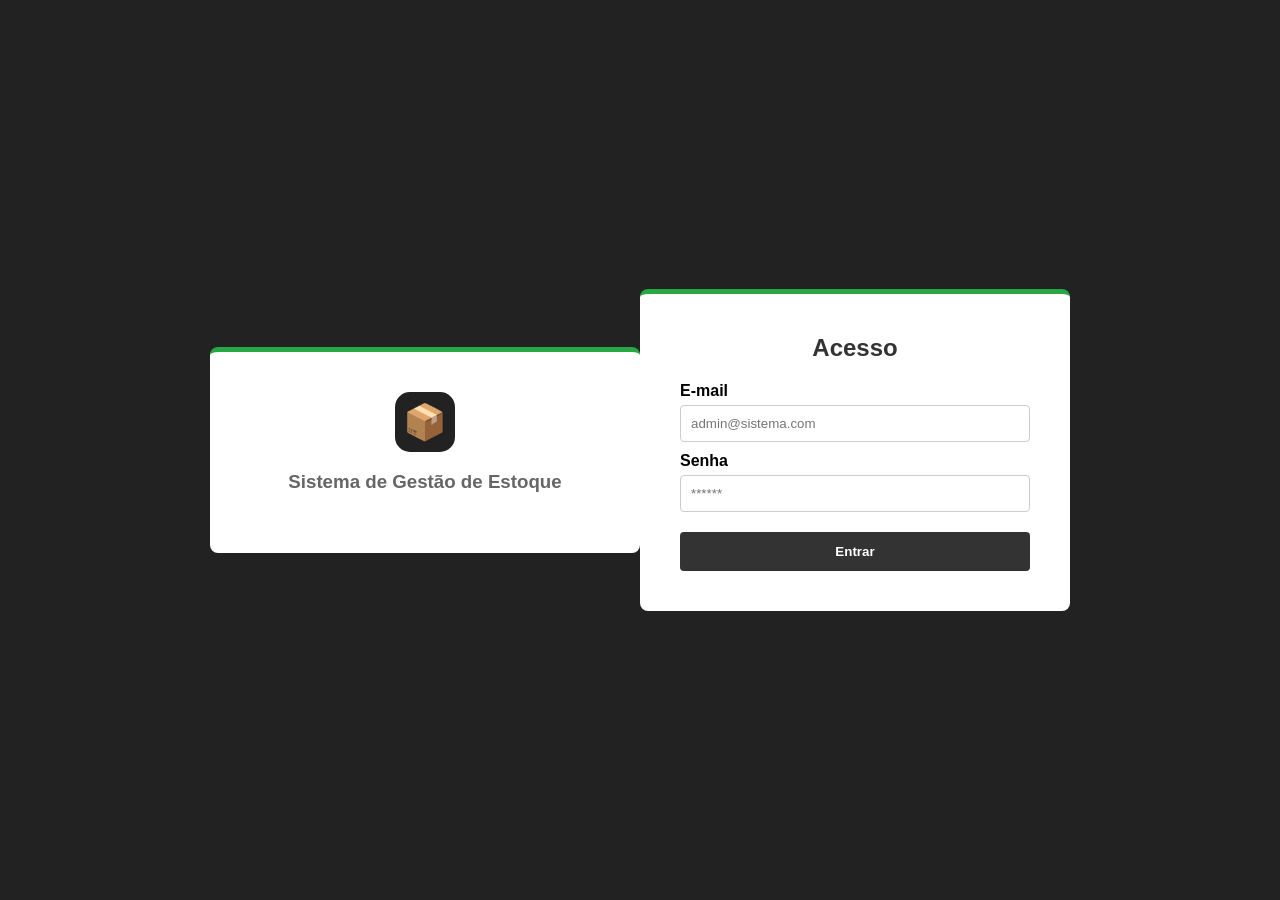
<file: index.html>
<!DOCTYPE html>
<html lang="pt-BR">
<head>
    <div class="card" style="text-align: center;">
    <div style="background: #222; width: 60px; height: 60px; border-radius: 15px; display: flex; align-items: center; justify-content: center; font-size: 35px; margin: 0 auto 15px auto;">
        📦
    </div>
    <h3 style="color: #666; margin-bottom: 20px;">Sistema de Gestão de Estoque</h3>
    
    </div>
    <meta charset="UTF-8">
    <title>Login - Gestão de Estoque</title>
    <style>
        body { font-family: Arial; background: #222; display: flex; justify-content: center; align-items: center; height: 100vh; margin: 0; }
        .card { background: white; padding: 40px; border-radius: 8px; width: 350px; border-top: 5px solid #28a745; }
        h2 { text-align: center; color: #333; margin-top: 0; }
        label { display: block; font-weight: bold; margin: 10px 0 5px; }
        input { width: 100%; padding: 10px; border: 1px solid #ccc; border-radius: 4px; box-sizing: border-box; }
        .btn-entrar { width: 100%; padding: 12px; background: #333; color: white; border: none; border-radius: 4px; margin-top: 20px; cursor: pointer; font-weight: bold; }
        .error { color: red; font-size: 0.8rem; text-align: center; display: none; margin-top: 10px; }
    </style>
</head>
<body>
    <div class="card">
        <h2>Acesso</h2>
        <label>E-mail</label>
        <input type="email" id="email" placeholder="admin@sistema.com">
        <label>Senha</label>
        <input type="password" id="pass" placeholder="******">
        <div id="error" class="error">Dados incorretos!</div>
        <button class="btn-entrar" onclick="logar()">Entrar</button>
    </div>

    <script>
        function logar() {
            const e = document.getElementById('email').value;
            const p = document.getElementById('pass').value;
            if(e === "admin@sistema.com" && p === "123456") {
                localStorage.setItem('auth', 'true');
                window.location.href = 'dashboard.html';
            } else {
                document.getElementById('error').style.display = 'block';
            }
        }
    </script>
</body>
</html>
</file>
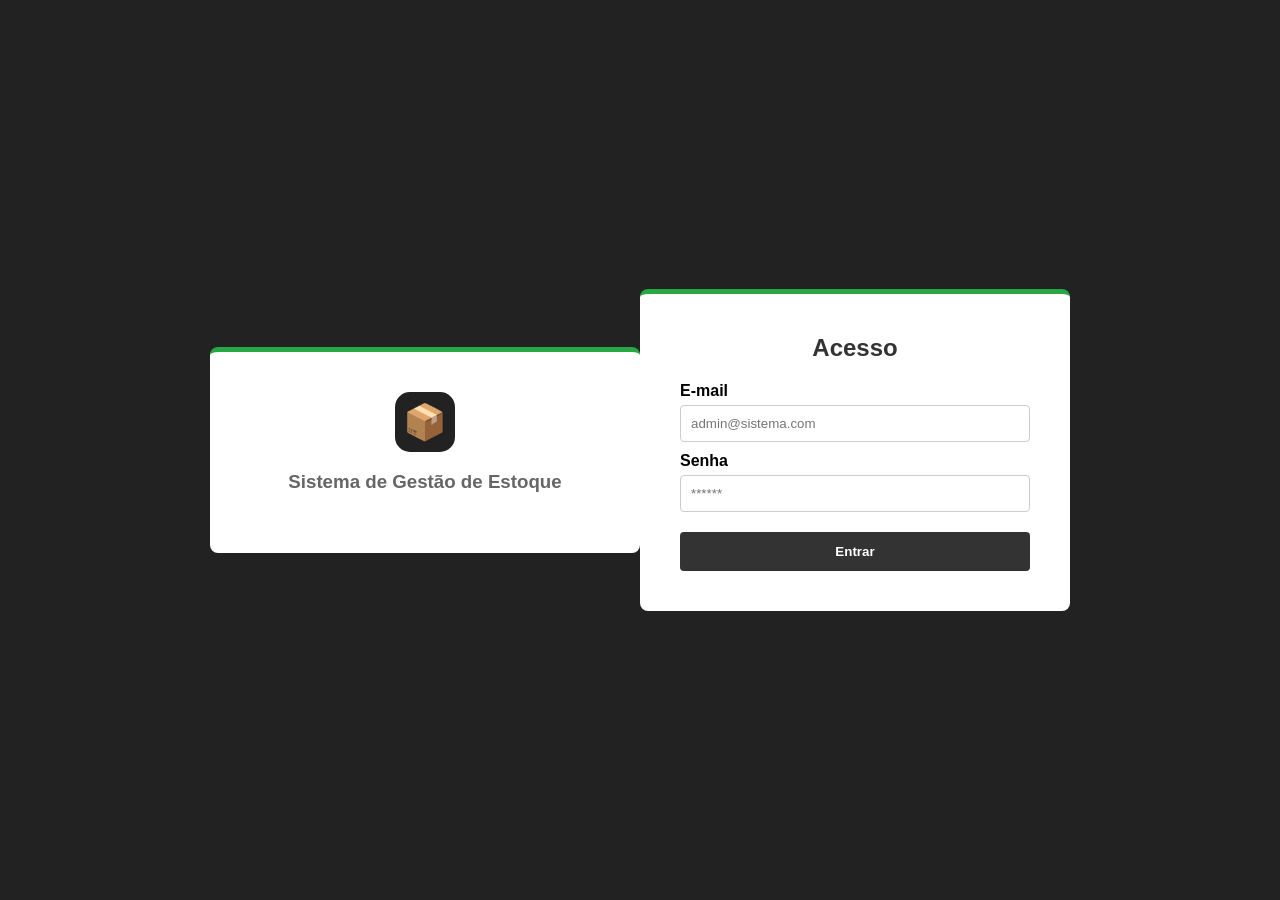
<file: dashboard.html>
<!DOCTYPE html>
<html lang="pt-BR">
<head>
    <meta charset="UTF-8">
    <title>Dashboard - Gestão de Estoque</title>
    
    <script>
        if(localStorage.getItem('auth') !== 'true') window.location.href='index.html';
    </script>
    <style>
        body { font-family: Arial, sans-serif; margin: 0; background: #f4f4f4; }
        header { background: #222; color: white; padding: 10px 20px; display: flex; justify-content: space-between; align-items: center; }
        .container { padding: 20px; max-width: 1000px; margin: auto; }
        .alert { background: #fff3cd; border: 1px solid #ffeeba; padding: 15px; margin-bottom: 20px; border-radius: 4px; color: #856404; }
        table { width: 100%; border-collapse: collapse; background: white; margin-bottom: 30px; }
        th { background: #333; color: white; padding: 12px; text-align: left; }
        td { padding: 10px; border: 1px solid #ddd; }
        .btn { padding: 8px 15px; border: none; border-radius: 4px; cursor: pointer; text-decoration: none; display: inline-block; font-size: 0.9rem; font-weight: bold; }
        .btn-add { background: #333; color: white; }
        .btn-voltar { background: #6c757d; color: white; margin-left: 5px; }
        .badge { padding: 4px 8px; border-radius: 3px; font-size: 0.8rem; font-weight: bold; }
        .status-in { background: #d4edda; color: #155724; } /* Entrada Verde */
        .status-out { background: #f8d7da; color: #721c24; } /* Saída Vermelha */
        .status-low { background: #fff3cd; color: #856404; } /* Abaixo do mínimo */
    </style>
</head>
<body>

<header style="background: #222; color: white; padding: 10px 20px; display: flex; justify-content: space-between; align-items: center;">
    <div style="display: flex; align-items: center; gap: 10px;">
        <div style="background: #28a745; width: 35px; height: 35px; border-radius: 8px; display: flex; align-items: center; justify-content: center; font-size: 20px;">
            📦
        </div>
        <strong style="font-size: 1.2rem;">StockFlow — Gestão de Estoque</strong>
    </div>
    <div>
        <span style="margin-right: 15px;">Olá, Administrador</span>
        <button onclick="localStorage.removeItem('auth'); window.location.href='index.html'" style="background:#dc3545; color:white; border:none; padding:5px 15px; cursor:pointer; border-radius:4px; font-weight:bold;">Sair</button>
    </div>
</header>

<div class="container">
    <h2>Registre movimentações de entrada e saída</h2>
    
    <div id="alertas-container"></div>

    <div style="display:flex; justify-content:space-between; align-items:center; margin-bottom:10px;">
        <h3>Produtos (Bubble Sort)</h3>
        <div>
            <a href="movimentacao.html" class="btn btn-add">+ Nova Movimentação</a>
            <a href="produtos.html" class="btn btn-voltar">Ver Produtos</a>
        </div>
    </div>

    <table>
        <thead>
            <tr><th>ID</th><th>Produto</th><th>Quantidade</th><th>Est. Mínimo</th><th>Status</th></tr>
        </thead>
        <tbody id="tabela-produtos"></tbody>
    </table>

    <h3>Histórico de Movimentações</h3>
    <table>
        <thead>
            <tr><th>Data</th><th>Produto</th><th>Tipo</th><th>Quantidade</th></tr>
        </thead>
        <tbody id="tabela-historico"></tbody>
    </table>
</div>

<script>
    function carregarDados() {
        const produtos = JSON.parse(localStorage.getItem('meus_produtos') || '[]');
        const historico = JSON.parse(localStorage.getItem('historico_mov') || '[]');
        
        // 1. Renderizar Alertas e Tabela de Produtos
        const tProdutos = document.getElementById('tabela-produtos');
        const alertContainer = document.getElementById('alertas-container');
        tProdutos.innerHTML = "";
        alertContainer.innerHTML = "";

        // Ordenação Alfabética (Simulando Bubble Sort)
        produtos.sort((a, b) => a.nome.localeCompare(b.nome));

        produtos.forEach(p => {
            let statusHTML = '<span class="badge" style="background:#d4edda; color:#155724;">Normal</span>';
            let estoqueMin = p.min || 5;

            if (p.estoque < estoqueMin) {
                statusHTML = '<span class="badge status-low">Abaixo do mínimo</span>';
                alertContainer.innerHTML += `<div class="alert">⚠ <strong>Alerta de Estoque:</strong> "${p.nome}" está abaixo do mínimo (${p.estoque}/${estoqueMin})</div>`;
            }

            tProdutos.innerHTML += `
                <tr>
                    <td>${p.id}</td>
                    <td>${p.nome}</td>
                    <td>${p.estoque}</td>
                    <td>${estoqueMin}</td>
                    <td>${statusHTML}</td>
                </tr>`;
        });

        // 2. Renderizar Histórico
        const tHistorico = document.getElementById('tabela-historico');
        tHistorico.innerHTML = "";

        if (historico.length === 0) {
            tHistorico.innerHTML = "<tr><td colspan='4' style='text-align:center'>Nenhuma movimentação.</td></tr>";
        } else {
            historico.forEach(h => {
                tHistorico.innerHTML += `
                    <tr>
                        <td>${h.data}</td>
                        <td>${h.produto}</td>
                        <td><span class="badge ${h.tipo === 'Entrada' ? 'status-in' : 'status-out'}">${h.tipo}</span></td>
                        <td>${h.qtd}</td>
                    </tr>`;
            });
        }
    }

    window.onload = carregarDados;
</script>
<script>
    function renderizarDashboard() {
        // Puxa os produtos (já com as quantidades alteradas pela movimentação)
        const produtos = JSON.parse(localStorage.getItem('meus_produtos') || '[]');
        
        // Simulação de Bubble Sort por Nome (como pede no seu print)
        for (let i = 0; i < produtos.length; i++) {
            for (let j = 0; j < (produtos.length - i - 1); j++) {
                if (produtos[j].nome > produtos[j+1].nome) {
                    let temp = produtos[j];
                    produtos[j] = produtos[j+1];
                    produtos[j+1] = temp;
                }
            }
        }

        const corpoProdutos = document.getElementById('tabela-produtos');
        corpoProdutos.innerHTML = "";

        produtos.forEach(p => {
            // Define se mostra alerta de estoque baixo
            let badgeClass = p.estoque < (p.min || 5) ? 'status-low' : 'status-normal';
            let badgeText = p.estoque < (p.min || 5) ? 'Abaixo do mínimo' : 'Normal';

            corpoProdutos.innerHTML += `
                <tr>
                    <td>${p.id}</td>
                    <td>${p.nome}</td>
                    <td><strong>${p.estoque}</strong></td> <td>${p.min || 5}</td>
                    <td><span class="badge ${badgeClass}">${badgeText}</span></td>
                </tr>`;
        });

        // Renderiza o Histórico (código que já fizemos antes)
        const historico = JSON.parse(localStorage.getItem('historico_mov') || '[]');
        const corpoHist = document.getElementById('tabela-historico');
        corpoHist.innerHTML = historico.map(h => `
            <tr>
                <td>${h.data}</td>
                <td>${h.produto}</td>
                <td><span class="badge ${h.tipo === 'Entrada' ? 'status-in' : 'status-out'}">${h.tipo}</span></td>
                <td>${h.qtd}</td>
            </tr>
        `).join('');
    }
    window.onload = renderizarDashboard;
</script>
</body>
</html>
</file>
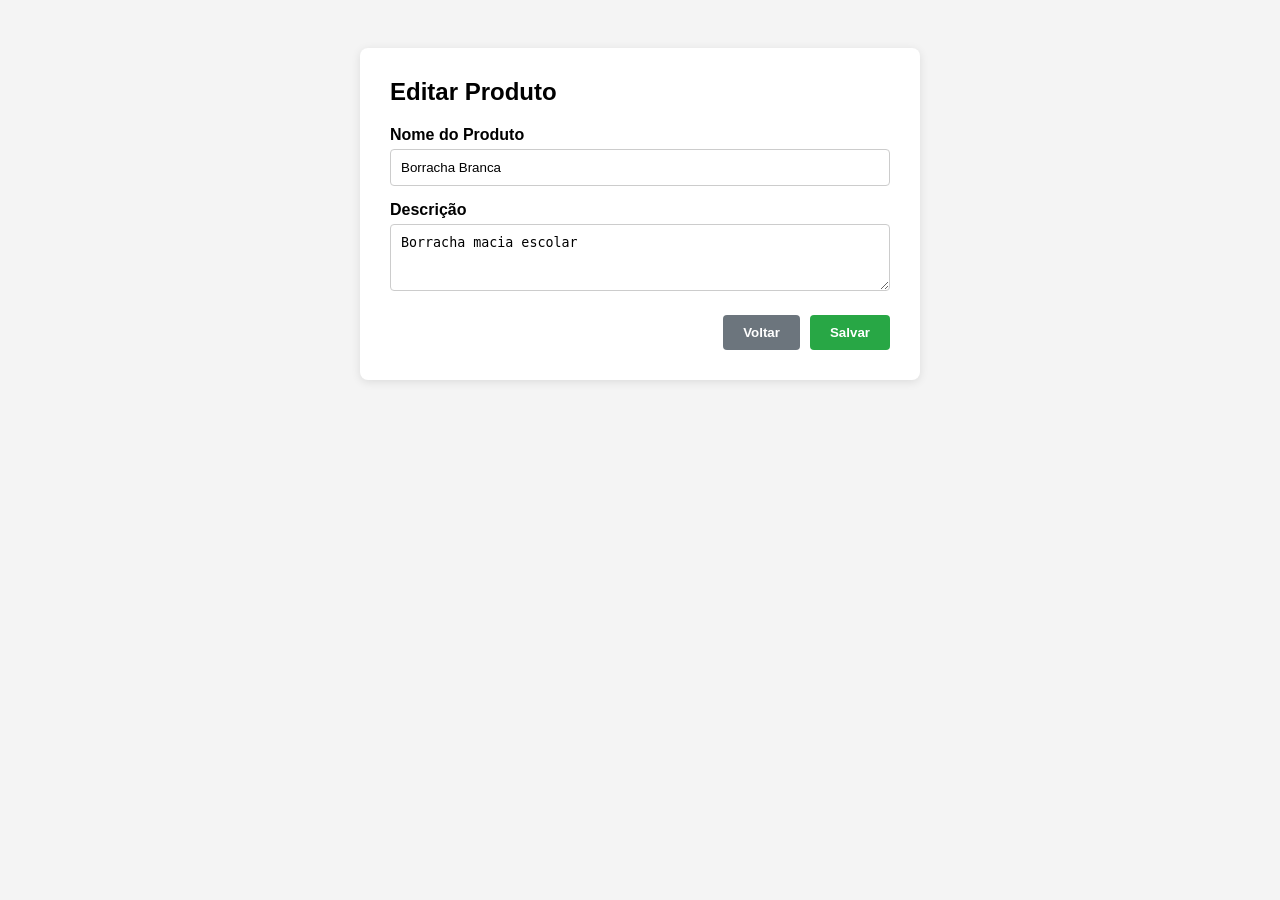
<file: editar-produto.html>
<!DOCTYPE html>
<html lang="pt-BR">
<head>
    <meta charset="UTF-8">
    <title>Editar Produto</title>
    <style>
        body { font-family: Arial; background: #f4f4f4; display: flex; justify-content: center; padding: 40px; }
        .card { background: white; padding: 30px; border-radius: 8px; width: 500px; box-shadow: 0 2px 10px rgba(0,0,0,0.1); }
        h2 { margin-top: 0; }
        .form-group { margin-bottom: 15px; }
        label { display: block; font-weight: bold; margin-bottom: 5px; }
        input, textarea { width: 100%; padding: 10px; border: 1px solid #ccc; border-radius: 4px; box-sizing: border-box; }
        .btn-group { display: flex; justify-content: flex-end; gap: 10px; margin-top: 20px; }
        .btn { padding: 10px 20px; border: none; border-radius: 4px; cursor: pointer; font-weight: bold; }
        .btn-voltar { background: #6c757d; color: white; }
        .btn-salvar { background: #28a745; color: white; }
    </style>
</head>
<body>
    <div class="card">
        <h2>Editar Produto</h2>
        <div class="form-group">
            <label>Nome do Produto</label>
            <input type="text" value="Borracha Branca">
        </div>
        <div class="form-group">
            <label>Descrição</label>
            <textarea rows="3">Borracha macia escolar</textarea>
        </div>
        <div class="btn-group">
            <button class="btn btn-voltar" onclick="history.back()">Voltar</button>
            <button class="btn btn-salvar" onclick="alert('Salvo!'); history.back()">Salvar</button>
        </div>
    </div>
</body>
</html>
</file>
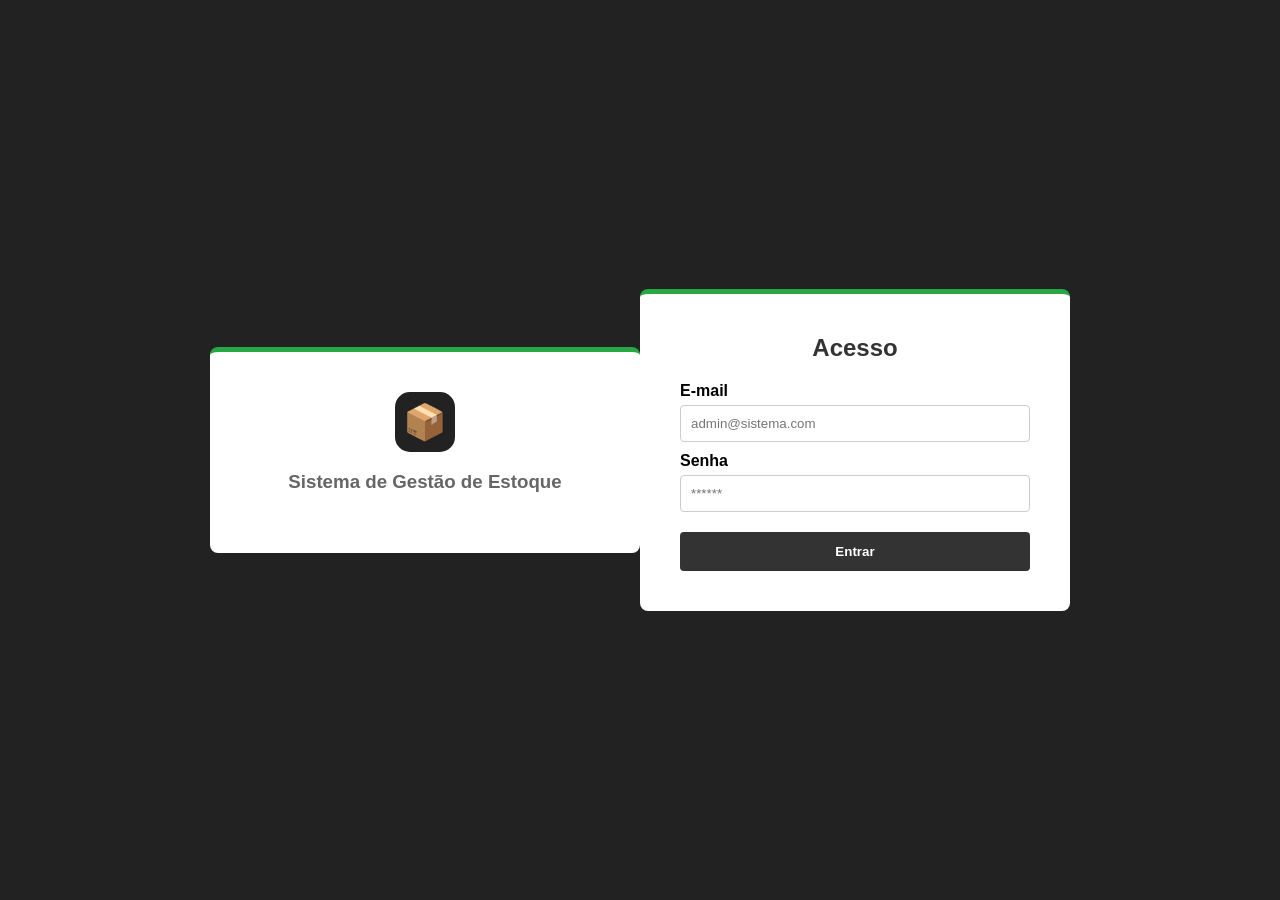
<file: movimentacao.html>
<!DOCTYPE html>
<html lang="pt-BR">
<head>
    <meta charset="UTF-8">
    <title>StockFlow — Nova Movimentação</title>
    <script>
        if(localStorage.getItem('auth') !== 'true') window.location.href='index.html';
    </script>
    <style>
        body { font-family: Arial, sans-serif; background: #f4f4f4; margin: 0; padding: 0; }
        
        /* Header ajustado para ocupar o topo */
        header { 
            background: #222; 
            color: white; 
            padding: 10px 20px; 
            display: flex; 
            justify-content: space-between; 
            align-items: center; 
        }
        .logo-area { display: flex; align-items: center; gap: 10px; }
        .logo-box { 
            background: #28a745; 
            width: 30px; 
            height: 30px; 
            border-radius: 6px; 
            display: flex; 
            align-items: center; 
            justify-content: center; 
            font-size: 18px; 
        }

        /* Container do Formulário */
        .main-content {
            display: flex;
            justify-content: center;
            padding-top: 50px;
        }
        .card { 
            background: white; 
            padding: 30px; 
            border-radius: 8px; 
            width: 100%; 
            max-width: 500px; 
            box-shadow: 0 4px 15px rgba(0,0,0,0.1); 
        }
        
        h2 { margin-top: 0; color: #333; font-size: 1.5rem; }
        p { color: #666; font-size: 0.9rem; margin-bottom: 25px; }
        
        .form-group { margin-bottom: 15px; }
        label { display: block; font-weight: bold; margin-bottom: 5px; font-size: 0.9rem; }
        select, input { 
            width: 100%; 
            padding: 12px; 
            border: 1px solid #ccc; 
            border-radius: 4px; 
            box-sizing: border-box; 
            font-size: 1rem; 
        }

        .btn-group { display: flex; justify-content: flex-end; gap: 10px; margin-top: 25px; }
        .btn { 
            padding: 12px 25px; 
            border: none; 
            border-radius: 4px; 
            cursor: pointer; 
            font-weight: bold; 
            color: white; 
            font-size: 0.9rem;
        }
        .btn-save { background: #28a745; }
        .btn-cancel { background: #6c757d; }
        .btn:hover { opacity: 0.9; }
    </style>
</head>
<body>

<header>
    <div class="logo-area">
        <div class="logo-box">📦</div>
        <strong>StockFlow — Gestão de Estoque</strong>
    </div>
    <div>
        <span>Olá, Administrador</span>
        <button onclick="localStorage.removeItem('auth'); window.location.href='index.html'" style="background:#dc3545; color:white; border:none; padding:5px 12px; cursor:pointer; border-radius:4px; margin-left:10px;">Sair</button>
    </div>
</header>

<div class="main-content">
    <div class="card">
        <h2>Nova Movimentação</h2>
        <p>Registre entradas ou saídas de produtos</p>

        <div class="form-group">
            <label>Produto *</label>
            <select id="select-produto">
                <option value="">Selecione um produto...</option>
            </select>
        </div>

        <div class="form-group">
            <label>Tipo de Movimentação *</label>
            <select id="tipo-mov">
                <option value="Entrada">Entrada</option>
                <option value="Saída">Saída</option>
            </select>
        </div>

        <div class="form-group">
            <label>Quantidade *</label>
            <input type="number" id="qtd-mov" placeholder="0" min="1">
        </div>

        <div class="form-group">
            <label>Data *</label>
            <input type="date" id="data-mov">
        </div>

        <div class="btn-group">
            <button class="btn btn-cancel" onclick="history.back()">Cancelar</button>
            <button class="btn btn-save" onclick="registrar()">Registrar</button>
        </div>
    </div>
</div>

<script>
    // Define a data atual
    document.getElementById('data-mov').valueAsDate = new Date();

    // Carrega os produtos salvos no localStorage
    function popularProdutos() {
        const produtos = JSON.parse(localStorage.getItem('meus_produtos') || '[]');
        const select = document.getElementById('select-produto');
        produtos.forEach(p => {
            let opt = document.createElement('option');
            opt.value = p.id;
            opt.textContent = p.nome;
            select.appendChild(opt);
        });
    }

    function registrar() {
        const prodId = document.getElementById('select-produto').value;
        const tipo = document.getElementById('tipo-mov').value;
        const qtd = parseInt(document.getElementById('qtd-mov').value);
        const dataRaw = document.getElementById('data-mov').value;

        if (!prodId || isNaN(qtd) || qtd <= 0 || !dataRaw) {
            alert("Preencha todos os campos corretamente!");
            return;
        }

        let produtos = JSON.parse(localStorage.getItem('meus_produtos') || '[]');
        let pIndex = produtos.findIndex(p => p.id == prodId);

        if (pIndex !== -1) {
            // Lógica de estoque
            if (tipo === "Saída" && produtos[pIndex].estoque < qtd) {
                alert("Estoque insuficiente para esta saída!");
                return;
            }

            if (tipo === "Entrada") {
                produtos[pIndex].estoque += qtd;
            } else {
                produtos[pIndex].estoque -= qtd;
            }

            // Atualiza produtos
            localStorage.setItem('meus_produtos', JSON.stringify(produtos));

            // Salva no Histórico
            let historico = JSON.parse(localStorage.getItem('historico_mov') || '[]');
            const novaMov = {
                data: dataRaw.split('-').reverse().join('/'),
                produto: produtos[pIndex].nome,
                tipo: tipo,
                qtd: qtd
            };
            historico.unshift(novaMov);
            localStorage.setItem('historico_mov', JSON.stringify(historico));

            alert("Movimentação registrada!");
            window.location.href = 'dashboard.html';
        }
    }

    popularProdutos();
</script>

</body>
</html>
</file>
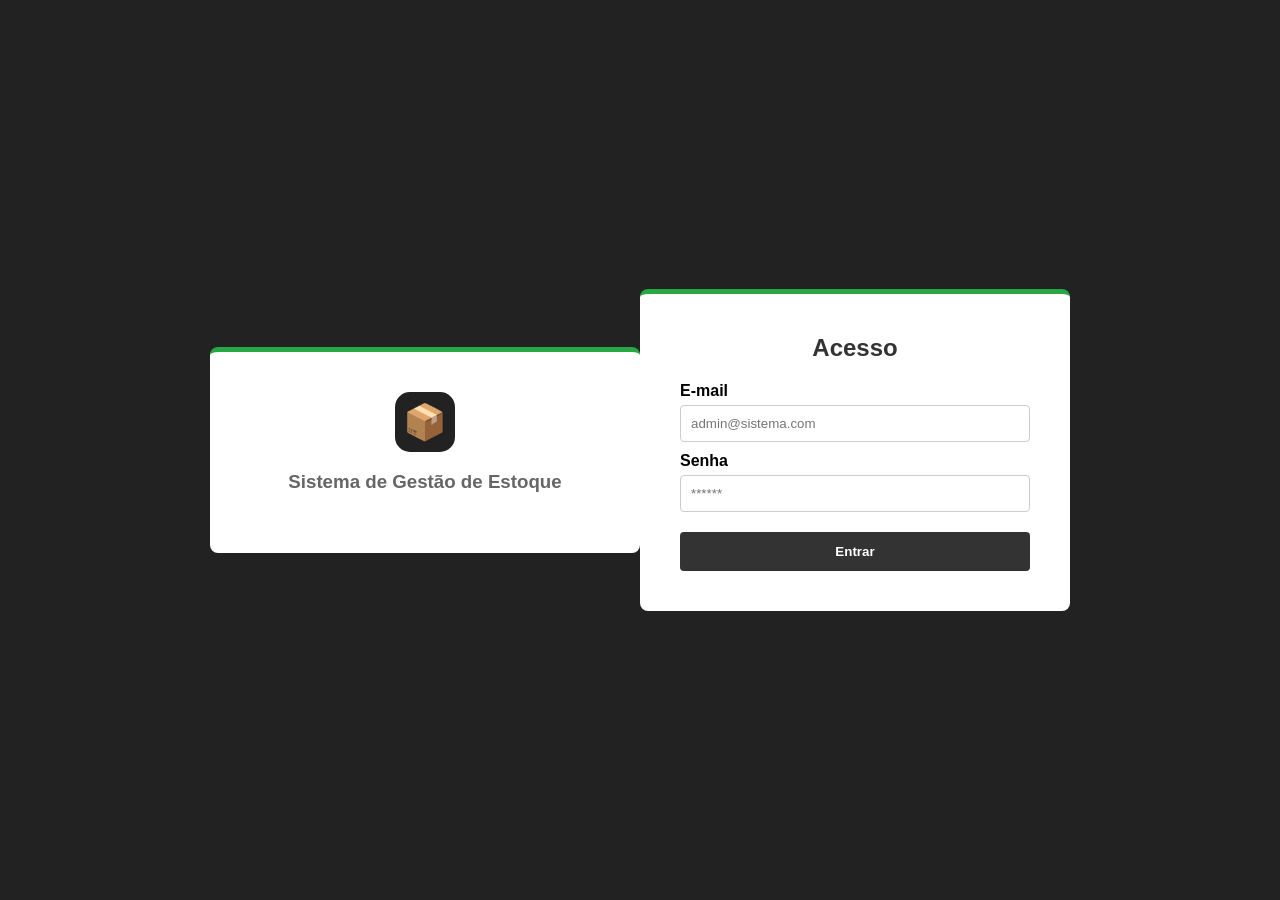
<file: produtos.html>
<!DOCTYPE html>
<html lang="pt-BR">
<head>
    <meta charset="UTF-8">
    <title>Cadastro de Produtos</title>
    <script>if(localStorage.getItem('auth')!=='true') window.location.href='index.html';</script>
    <style>
        body { font-family: Arial, sans-serif; margin: 0; background: #f4f4f4; }
        header { background: #222; color: white; padding: 10px 20px; display: flex; justify-content: space-between; align-items: center; }
        .container { padding: 20px; max-width: 1100px; margin: auto; }
        table { width: 100%; border-collapse: collapse; background: white; margin-top: 20px; }
        th { background: #333; color: white; padding: 12px; text-align: left; border: 1px solid #ddd; }
        td { padding: 10px; border: 1px solid #ddd; }
        .btn { padding: 6px 12px; border: none; border-radius: 3px; cursor: pointer; text-decoration: none; font-weight: bold; font-size: 0.8rem; }
        .btn-edit { background: #ffc107; color: black; margin-right: 5px; }
        .btn-del { background: #dc3545; color: white; }
        .btn-add { background: #333; color: white; }
        .btn-voltar { background: #6c757d; color: white; margin-left: 5px; }
        .controles { display: flex; justify-content: space-between; margin-bottom: 15px; }
        /* Destaque para quando não encontrar nada */
        .no-results { text-align: center; padding: 20px; color: #666; font-style: italic; }
    </style>
</head>
<body>
   <header style="background: #222; color: white; padding: 10px 20px; display: flex; justify-content: space-between; align-items: center;">
    <div style="display: flex; align-items: center; gap: 10px;">
        <div style="background: #28a745; width: 35px; height: 35px; border-radius: 8px; display: flex; align-items: center; justify-content: center; font-size: 20px;">
            📦
        </div>
        <strong style="font-size: 1.2rem;">StockFlow — Gestão de Estoque</strong>
    </div>
    <div>
        <span style="margin-right: 15px;">Olá, Administrador</span>
        <button onclick="localStorage.removeItem('auth'); window.location.href='index.html'" style="background:#dc3545; color:white; border:none; padding:5px 15px; cursor:pointer; border-radius:4px; font-weight:bold;">Sair</button>
    </div>
</header>

    <div class="container">
        <h2>Cadastro de Produtos</h2>
        <p style="color:#666; margin-bottom:20px;">Gerencie o catálogo de produtos do sistema</p>

        <div class="controles">
            <input type="text" id="inputBusca" oninput="filtrarProdutos()" placeholder="Buscar produto por nome..." style="padding:8px; width:250px; border:1px solid #ccc; border-radius:4px;">
            
            <div>
                <a href="editar-produto.html" class="btn btn-add">+ Novo Produto</a>
                <button class="btn btn-voltar" onclick="location.href='dashboard.html'">Voltar</button>
            </div>
        </div>

        <table>
            <thead>
                <tr><th>ID</th><th>Nome</th><th>Descrição</th><th>Preço</th><th>Estoque</th><th>Estoque Min.</th><th>Ações</th></tr>
            </thead>
            <tbody id="tabela-corpo"></tbody>
        </table>
    </div>

    <script>
        // Função para carregar e renderizar a tabela
        function renderizarTabela(filtro = "") {
            let produtos = JSON.parse(localStorage.getItem('meus_produtos') || '[]');
            
            // Ordenar por ID
            produtos.sort((a, b) => a.id - b.id);

            const corpo = document.getElementById('tabela-corpo');
            corpo.innerHTML = "";

            // Filtrar os produtos pelo nome (ignorando maiúsculas/minúsculas)
            const produtosFiltrados = produtos.filter(p => 
                p.nome.toLowerCase().includes(filtro.toLowerCase())
            );

            if (produtosFiltrados.length === 0) {
                corpo.innerHTML = `<tr><td colspan="7" class="no-results">Nenhum produto encontrado com "${filtro}"</td></tr>`;
                return;
            }

            produtosFiltrados.forEach(p => {
                corpo.innerHTML += `
                    <tr>
                        <td>${p.id}</td>
                        <td>${p.nome}</td>
                        <td>${p.desc}</td>
                        <td>R$ ${p.preco}</td>
                        <td>${p.estoque}</td>
                        <td>${p.min || 5}</td>
                        <td>
                            <a href="editar-produto.html?id=${p.id}" class="btn btn-edit">Editar</a>
                            <button onclick="excluir(${p.id}, '${p.nome}')" class="btn btn-del">Excluir</button>
                        </td>
                    </tr>`;
            });
        }

        // Função chamada sempre que o usuário digita na barra de busca
        function filtrarProdutos() {
            const termo = document.getElementById('inputBusca').value;
            renderizarTabela(termo);
        }

        function excluir(id, nome) {
            if(confirm(`Deseja excluir o produto "${nome}"?`)) {
                let produtos = JSON.parse(localStorage.getItem('meus_produtos'));
                produtos = produtos.filter(p => p.id !== id);
                localStorage.setItem('meus_produtos', JSON.stringify(produtos));
                filtrarProdutos(); // Recarrega mantendo o filtro atual
            }
        }

        // Inicializa com a lista completa
        renderizarTabela();
    </script>
</body>
</html>
</file>
